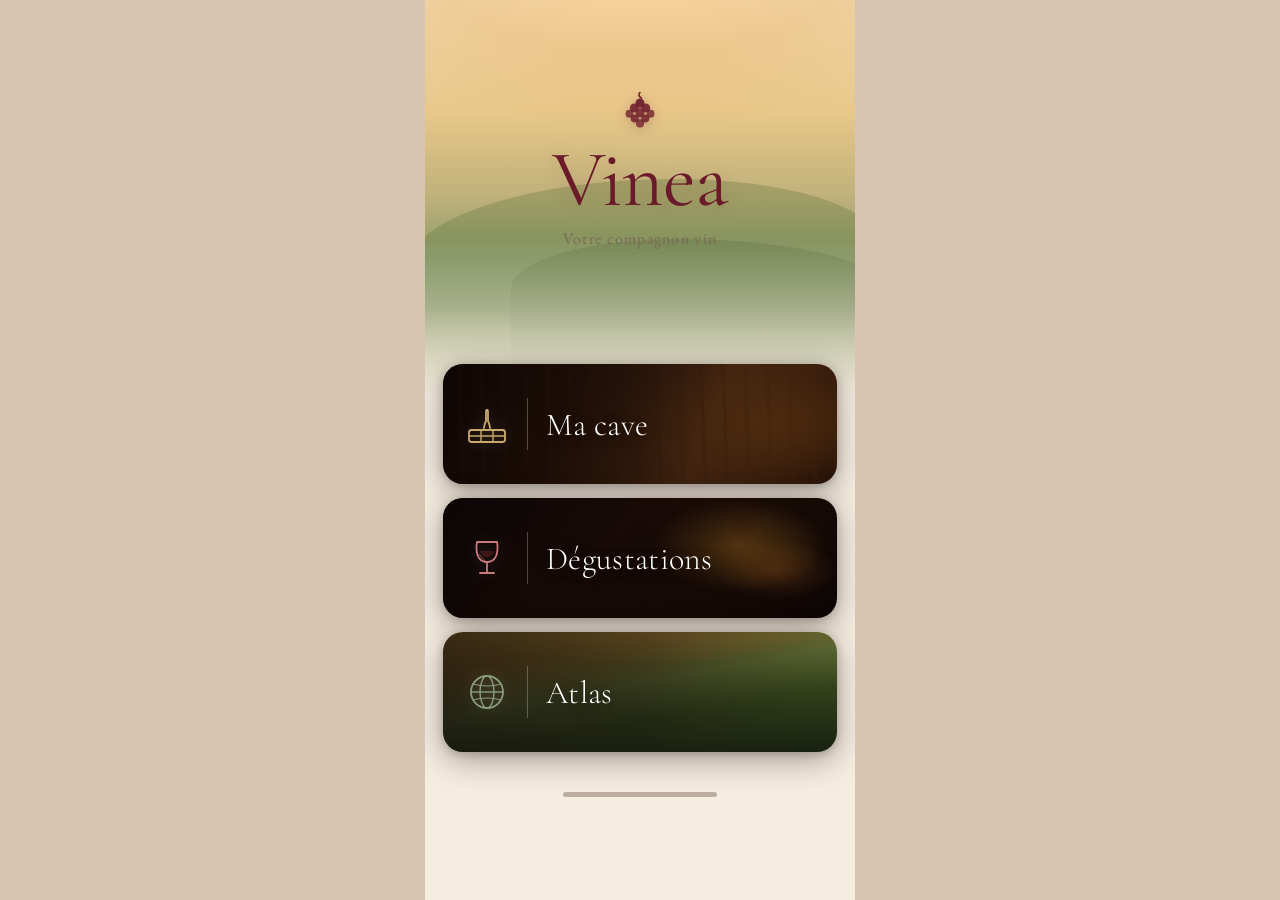
<file: index.html>
<!DOCTYPE html>
<html lang="fr">
<head>
  <meta charset="UTF-8" />
  <meta name="viewport" content="width=device-width, initial-scale=1.0, maximum-scale=1.0" />
  <title>Vinea – Votre compagnon vin</title>
  <link rel="preconnect" href="https://fonts.googleapis.com" />
  <link rel="preconnect" href="https://fonts.gstatic.com" crossorigin />
  <link href="https://fonts.googleapis.com/css2?family=Cormorant+Garamond:ital,wght@0,300;0,400;0,600;1,300;1,400&family=EB+Garamond:wght@400;500&display=swap" rel="stylesheet" />

  <style>
    *, *::before, *::after {
      box-sizing: border-box;
      margin: 0;
      padding: 0;
    }

    :root {
      --burgundy:   #6B1A2A;
      --burgundy-light: #8B2540;
      --gold:       #C9A96E;
      --rose:       #C97B7B;
      --sage:       #8A9E7B;
      --cream:      #F5EDE0;
      --dark:       #1A0D0D;
      --card-bg:    rgba(20, 10, 10, 0.82);
    }

    html, body {
      height: 100%;
      font-family: 'EB Garamond', Georgia, serif;
      background: var(--cream);
      overflow-x: hidden;
    }

    body {
      display: flex;
      justify-content: center;
      align-items: flex-start;
      background: #d8c4b0;
      min-height: 100vh;
    }

    .phone {
      position: relative;
      width: 100%;
      max-width: 430px;
      min-height: 100svh;
      overflow: hidden;
      background: var(--cream);
    }

    .hero {
      position: relative;
      width: 100%;
      height: 44vh;
      min-height: 280px;
      overflow: hidden;
    }

    .hero-bg {
      position: absolute;
      inset: 0;
      background:
        radial-gradient(ellipse 120% 60% at 50% -10%,
          rgba(255,210,140,0.55) 0%,
          rgba(230,170,90,0.25) 40%,
          transparent 70%),
        linear-gradient(
          180deg,
          #F2D9B0 0%,
          #E8C88A 28%,
          #BFB07A 50%,
          #8B9C6A 65%,
          #6E8550 78%,
          #93A068 88%,
          #B5BB7E 100%
        );
      animation: breathe 8s ease-in-out infinite alternate;
    }

    @keyframes breathe {
      from { filter: brightness(1); }
      to   { filter: brightness(1.05) saturate(1.08); }
    }

    .hero-bg::before {
      content: '';
      position: absolute;
      bottom: -1px;
      left: -5%;
      width: 110%;
      height: 55%;
      background: rgba(100,120,65,0.35);
      border-radius: 80% 60% 0 0 / 60% 40% 0 0;
    }

    .hero-bg::after {
      content: '';
      position: absolute;
      bottom: -1px;
      left: 20%;
      width: 90%;
      height: 40%;
      background: rgba(80,100,50,0.28);
      border-radius: 70% 90% 0 0 / 50% 60% 0 0;
    }

    .hero-fade {
      position: absolute;
      bottom: 0;
      left: 0;
      width: 100%;
      height: 40%;
      background: linear-gradient(to bottom, transparent, var(--cream));
      pointer-events: none;
    }

    .brand {
      position: relative;
      z-index: 2;
      display: flex;
      flex-direction: column;
      align-items: center;
      padding-top: 10vh;
      gap: 6px;
      animation: fadeDown 0.9s ease both;
    }

    @keyframes fadeDown {
      from { opacity: 0; transform: translateY(-18px); }
      to   { opacity: 1; transform: translateY(0); }
    }

    .grape-icon {
      width: 44px;
      height: 44px;
      color: var(--burgundy);
      filter: drop-shadow(0 2px 6px rgba(107,26,42,0.3));
    }

    .brand-name {
      font-family: 'Cormorant Garamond', Georgia, serif;
      font-size: clamp(3.2rem, 13vw, 5rem);
      font-weight: 400;
      color: var(--burgundy);
      letter-spacing: -0.01em;
      line-height: 1;
      text-shadow: 0 2px 20px rgba(107,26,42,0.15);
    }

    .brand-sub {
      font-family: 'EB Garamond', Georgia, serif;
      font-size: clamp(0.85rem, 3.5vw, 1rem);
      font-weight: 400;
      color: #7A6A58;
      letter-spacing: 0.08em;
      margin-top: 2px;
    }

    .cards {
      position: relative;
      z-index: 3;
      padding: 8px 18px 40px;
      display: flex;
      flex-direction: column;
      gap: 14px;
      margin-top: -40px;
    }

    /* Les cartes sont maintenant des <a>, on retire la décoration */
    a.card {
      display: block;
      text-decoration: none;
    }

    .card {
      position: relative;
      border-radius: 20px;
      overflow: hidden;
      height: 120px;
      cursor: pointer;
      transform: translateY(30px);
      opacity: 0;
      animation: slideUp 0.7s ease forwards;
      box-shadow:
        0 8px 32px rgba(20,8,8,0.35),
        0 2px 8px rgba(20,8,8,0.2);
      transition: transform 0.25s ease, box-shadow 0.25s ease;
    }

    .card:nth-child(1) { animation-delay: 0.25s; }
    .card:nth-child(2) { animation-delay: 0.4s; }
    .card:nth-child(3) { animation-delay: 0.55s; }

    @keyframes slideUp {
      to { opacity: 1; transform: translateY(0); }
    }

    .card:active {
      transform: scale(0.97);
      box-shadow: 0 4px 16px rgba(20,8,8,0.45);
    }

    .card-bg {
      position: absolute;
      inset: 0;
      background-size: cover;
      background-position: center;
      transition: transform 0.5s ease;
    }
    .card:hover .card-bg { transform: scale(1.04); }

    .card-1 .card-bg {
      background:
        radial-gradient(ellipse 60% 80% at 80% 50%, rgba(120,70,20,0.6) 0%, transparent 60%),
        linear-gradient(115deg, #1A0A05 0%, #3D1E0A 35%, #6B3A18 65%, #2C1508 100%);
    }
    .card-1 .card-bg::after {
      content: '';
      position: absolute;
      inset: 0;
      background: repeating-linear-gradient(
        88deg,
        transparent 0px, transparent 18px,
        rgba(80,40,10,0.25) 18px, rgba(80,40,10,0.25) 22px
      );
    }

    .card-2 .card-bg {
      background:
        radial-gradient(ellipse 40% 70% at 75% 40%, rgba(200,130,40,0.55) 0%, transparent 55%),
        radial-gradient(ellipse 30% 50% at 85% 60%, rgba(180,100,30,0.35) 0%, transparent 50%),
        linear-gradient(135deg, #100808 0%, #2A1208 40%, #1A0C05 70%, #0D0505 100%);
    }

    .card-3 .card-bg {
      background:
        radial-gradient(ellipse 80% 50% at 50% 0%, rgba(200,155,70,0.5) 0%, transparent 55%),
        linear-gradient(170deg, #C49A40 0%, #9B7A30 20%, #6A7A3A 45%, #3D5020 65%, #283818 85%, #1A2510 100%);
    }

    .card-overlay {
      position: absolute;
      inset: 0;
      background: linear-gradient(
        100deg,
        rgba(10,5,5,0.75) 0%,
        rgba(10,5,5,0.55) 50%,
        rgba(10,5,5,0.15) 100%
      );
    }

    .card-content {
      position: relative;
      z-index: 2;
      display: flex;
      align-items: center;
      height: 100%;
      padding: 0 22px;
      gap: 18px;
    }

    .card-icon {
      width: 44px;
      height: 44px;
      flex-shrink: 0;
      filter: drop-shadow(0 0 8px rgba(255,255,255,0.15));
    }

    .card-divider {
      width: 1px;
      height: 52px;
      background: rgba(255,255,255,0.25);
      flex-shrink: 0;
    }

    .card-label {
      font-family: 'Cormorant Garamond', Georgia, serif;
      font-size: clamp(1.6rem, 6vw, 2rem);
      font-weight: 300;
      color: #fff;
      letter-spacing: 0.01em;
      text-shadow: 0 2px 12px rgba(0,0,0,0.5);
    }

    .home-bar {
      position: relative;
      z-index: 10;
      width: 100%;
      display: flex;
      justify-content: center;
      padding-bottom: 10px;
    }
    .home-bar span {
      display: block;
      width: 36%;
      height: 5px;
      border-radius: 3px;
      background: rgba(60,30,20,0.3);
    }

    @media (max-width: 430px) {
      body { background: var(--cream); }
      .phone { max-width: 100%; }
    }
  </style>
</head>
<body>
<div class="phone">

  <!-- HERO -->
  <div class="hero">
    <div class="hero-bg"></div>
    <div class="hero-fade"></div>

    <div class="brand">
      <svg class="grape-icon" viewBox="0 0 48 54" fill="none" xmlns="http://www.w3.org/2000/svg">
        <path d="M24 3 C24 3, 20 7, 26 10" stroke="currentColor" stroke-width="1.8" stroke-linecap="round" fill="none"/>
        <circle cx="24" cy="16" r="5.5" fill="currentColor" opacity="0.9"/>
        <circle cx="17" cy="22" r="5.5" fill="currentColor" opacity="0.85"/>
        <circle cx="31" cy="22" r="5.5" fill="currentColor" opacity="0.85"/>
        <circle cx="24" cy="28" r="5.5" fill="currentColor" opacity="0.8"/>
        <circle cx="11" cy="29" r="4.8" fill="currentColor" opacity="0.75"/>
        <circle cx="37" cy="29" r="4.8" fill="currentColor" opacity="0.75"/>
        <circle cx="17.5" cy="35" r="5" fill="currentColor" opacity="0.8"/>
        <circle cx="30.5" cy="35" r="5" fill="currentColor" opacity="0.8"/>
        <circle cx="24" cy="41" r="5" fill="currentColor" opacity="0.75"/>
      </svg>
      <span class="brand-name">Vinea</span>
      <span class="brand-sub">Votre compagnon vin</span>
    </div>
  </div>

  <!-- CARDS -->
  <div class="cards">

    <!-- Ma cave -->
    <a href="cave.html" class="card card-1">
      <div class="card-bg"></div>
      <div class="card-overlay"></div>
      <div class="card-content">
        <svg class="card-icon" viewBox="0 0 44 44" fill="none" xmlns="http://www.w3.org/2000/svg">
          <rect x="4" y="28" width="36" height="12" rx="2.5" stroke="#C9A96E" stroke-width="1.8"/>
          <line x1="4" y1="34" x2="40" y2="34" stroke="#C9A96E" stroke-width="1.4"/>
          <line x1="16" y1="28" x2="16" y2="40" stroke="#C9A96E" stroke-width="1.4"/>
          <line x1="28" y1="28" x2="28" y2="40" stroke="#C9A96E" stroke-width="1.4"/>
          <path d="M19 26 C19 23 20 21 21 19 L21 10 C21 9 22 8.5 22 8.5 C22 8.5 23 9 23 10 L23 19 C24 21 25 23 25 26"
            stroke="#C9A96E" stroke-width="1.8" stroke-linecap="round" fill="none"/>
          <rect x="20.5" y="7" width="3" height="3" rx="1" fill="#C9A96E"/>
        </svg>
        <div class="card-divider"></div>
        <span class="card-label">Ma cave</span>
      </div>
    </a>

    <!-- Dégustations -->
    <a href="degustation.html" class="card card-2">
      <div class="card-bg"></div>
      <div class="card-overlay"></div>
      <div class="card-content">
        <svg class="card-icon" viewBox="0 0 44 44" fill="none" xmlns="http://www.w3.org/2000/svg">
          <path d="M12 6 C12 6, 10 16, 14 22 C16 25, 20 26, 22 26 C24 26, 28 25, 30 22 C34 16, 32 6, 32 6 Z"
            stroke="#C97B7B" stroke-width="1.8" fill="none" stroke-linejoin="round"/>
          <path d="M14 18 C14 18, 20 26, 22 26" stroke="#C97B7B" stroke-width="1.2" opacity="0.5"/>
          <line x1="22" y1="26" x2="22" y2="37" stroke="#C97B7B" stroke-width="1.8"/>
          <line x1="15" y1="37" x2="29" y2="37" stroke="#C97B7B" stroke-width="1.8" stroke-linecap="round"/>
          <path d="M14.5 15 C14.5 15, 16 20, 22 21.5 C28 20, 29.5 15, 29.5 15"
            fill="rgba(180,50,50,0.25)" stroke="none"/>
        </svg>
        <div class="card-divider"></div>
        <span class="card-label">Dégustations</span>
      </div>
    </a>

    <!-- Atlas -->
    <a href="atlas.html" class="card card-3">
      <div class="card-bg"></div>
      <div class="card-overlay"></div>
      <div class="card-content">
        <svg class="card-icon" viewBox="0 0 44 44" fill="none" xmlns="http://www.w3.org/2000/svg">
          <circle cx="22" cy="22" r="16" stroke="#8A9E7B" stroke-width="1.8"/>
          <ellipse cx="22" cy="22" rx="7" ry="16" stroke="#8A9E7B" stroke-width="1.4"/>
          <line x1="6" y1="22" x2="38" y2="22" stroke="#8A9E7B" stroke-width="1.4"/>
          <path d="M8 14 Q22 18 36 14" stroke="#8A9E7B" stroke-width="1.2" fill="none"/>
          <path d="M8 30 Q22 26 36 30" stroke="#8A9E7B" stroke-width="1.2" fill="none"/>
        </svg>
        <div class="card-divider"></div>
        <span class="card-label">Atlas</span>
      </div>
    </a>

  </div>

  <!-- HOME INDICATOR -->
  <div class="home-bar"><span></span></div>

</div>
</body>
</html>
</file>
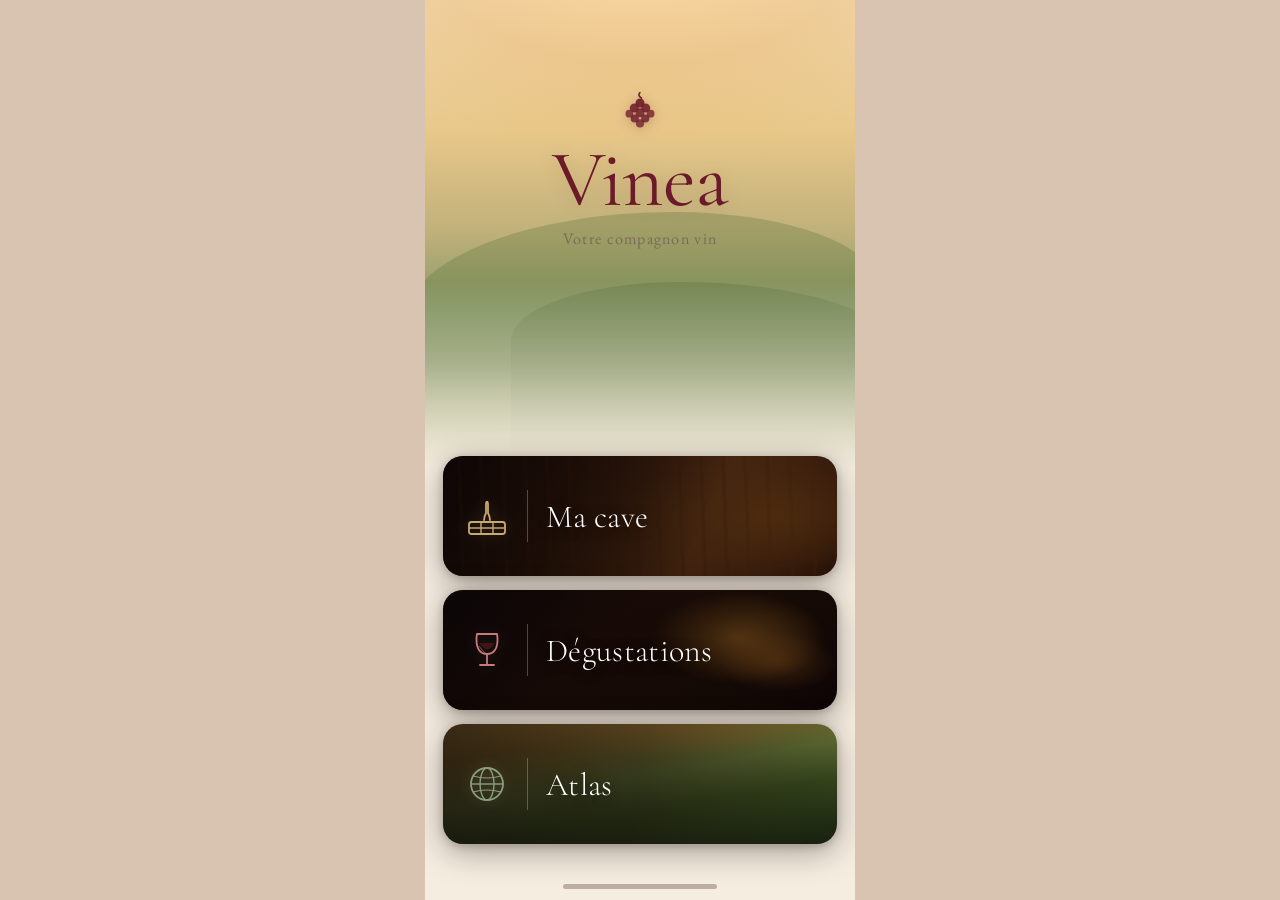
<file: vinea.html>
<!DOCTYPE html>
<html lang="fr">
<head>
  <meta charset="UTF-8" />
  <meta name="viewport" content="width=device-width, initial-scale=1.0, maximum-scale=1.0" />
  <title>Vinea – Votre compagnon vin</title>
  <link rel="preconnect" href="https://fonts.googleapis.com" />
  <link rel="preconnect" href="https://fonts.gstatic.com" crossorigin />
  <link href="https://fonts.googleapis.com/css2?family=Cormorant+Garamond:ital,wght@0,300;0,400;0,600;1,300;1,400&family=EB+Garamond:wght@400;500&display=swap" rel="stylesheet" />

  <style>
    *, *::before, *::after {
      box-sizing: border-box;
      margin: 0;
      padding: 0;
    }

    :root {
      --burgundy:   #6B1A2A;
      --burgundy-light: #8B2540;
      --gold:       #C9A96E;
      --rose:       #C97B7B;
      --sage:       #8A9E7B;
      --cream:      #F5EDE0;
      --dark:       #1A0D0D;
      --card-bg:    rgba(20, 10, 10, 0.82);
    }

    html, body {
      height: 100%;
      font-family: 'EB Garamond', Georgia, serif;
      background: var(--cream);
      overflow-x: hidden;
    }

    /* ── PHONE WRAPPER (desktop centering) ── */
    body {
      display: flex;
      justify-content: center;
      align-items: flex-start;
      background: #d8c4b0;
      min-height: 100vh;
    }

    .phone {
      position: relative;
      width: 100%;
      max-width: 430px;
      min-height: 100svh;
      overflow: hidden;
      background: var(--cream);
    }

    /* ── HERO BACKGROUND ── */
    .hero {
      position: relative;
      width: 100%;
      height: 52vh;
      min-height: 280px;
      overflow: hidden;
    }

    .hero-bg {
      position: absolute;
      inset: 0;
      background:
        /* warm gradient sky */
        radial-gradient(ellipse 120% 60% at 50% -10%,
          rgba(255,210,140,0.55) 0%,
          rgba(230,170,90,0.25) 40%,
          transparent 70%),
        /* vineyard hills silhouette layer */
        linear-gradient(
          180deg,
          #F2D9B0 0%,
          #E8C88A 28%,
          #BFB07A 50%,
          #8B9C6A 65%,
          #6E8550 78%,
          #93A068 88%,
          #B5BB7E 100%
        );
      animation: breathe 8s ease-in-out infinite alternate;
    }

    @keyframes breathe {
      from { filter: brightness(1); }
      to   { filter: brightness(1.05) saturate(1.08); }
    }

    /* rolling hill shapes */
    .hero-bg::before {
      content: '';
      position: absolute;
      bottom: -1px;
      left: -5%;
      width: 110%;
      height: 55%;
      background: rgba(100,120,65,0.35);
      border-radius: 80% 60% 0 0 / 60% 40% 0 0;
    }

    .hero-bg::after {
      content: '';
      position: absolute;
      bottom: -1px;
      left: 20%;
      width: 90%;
      height: 40%;
      background: rgba(80,100,50,0.28);
      border-radius: 70% 90% 0 0 / 50% 60% 0 0;
    }

    /* fade into page */
    .hero-fade {
      position: absolute;
      bottom: 0;
      left: 0;
      width: 100%;
      height: 40%;
      background: linear-gradient(to bottom, transparent, var(--cream));
      pointer-events: none;
    }

    /* ── BRANDING ── */
    .brand {
      position: relative;
      z-index: 2;
      display: flex;
      flex-direction: column;
      align-items: center;
      padding-top: 10vh;
      gap: 6px;
      animation: fadeDown 0.9s ease both;
    }

    @keyframes fadeDown {
      from { opacity: 0; transform: translateY(-18px); }
      to   { opacity: 1; transform: translateY(0); }
    }

    .grape-icon {
      width: 44px;
      height: 44px;
      color: var(--burgundy);
      filter: drop-shadow(0 2px 6px rgba(107,26,42,0.3));
    }

    .brand-name {
      font-family: 'Cormorant Garamond', Georgia, serif;
      font-size: clamp(3.2rem, 13vw, 5rem);
      font-weight: 400;
      color: var(--burgundy);
      letter-spacing: -0.01em;
      line-height: 1;
      text-shadow: 0 2px 20px rgba(107,26,42,0.15);
    }

    .brand-sub {
      font-family: 'EB Garamond', Georgia, serif;
      font-size: clamp(0.85rem, 3.5vw, 1rem);
      font-weight: 400;
      color: #7A6A58;
      letter-spacing: 0.08em;
      margin-top: 2px;
    }

    /* ── CARDS SECTION ── */
    .cards {
      position: relative;
      z-index: 3;
      padding: 8px 18px 40px;
      display: flex;
      flex-direction: column;
      gap: 14px;
      margin-top: -20px;
    }

    .card {
      position: relative;
      border-radius: 20px;
      overflow: hidden;
      height: 120px;
      cursor: pointer;
      transform: translateY(30px);
      opacity: 0;
      animation: slideUp 0.7s ease forwards;
      box-shadow:
        0 8px 32px rgba(20,8,8,0.35),
        0 2px 8px rgba(20,8,8,0.2);
      transition: transform 0.25s ease, box-shadow 0.25s ease;
    }

    .card:nth-child(1) { animation-delay: 0.25s; }
    .card:nth-child(2) { animation-delay: 0.4s; }
    .card:nth-child(3) { animation-delay: 0.55s; }

    @keyframes slideUp {
      to { opacity: 1; transform: translateY(0); }
    }

    .card:active {
      transform: scale(0.97);
      box-shadow: 0 4px 16px rgba(20,8,8,0.45);
    }

    /* photo-like atmospheric backgrounds */
    .card-bg {
      position: absolute;
      inset: 0;
      background-size: cover;
      background-position: center;
      transition: transform 0.5s ease;
    }
    .card:hover .card-bg { transform: scale(1.04); }

    /* card 1 – cave/cellar: dark warm bottles */
    .card-1 .card-bg {
      background:
        radial-gradient(ellipse 60% 80% at 80% 50%, rgba(120,70,20,0.6) 0%, transparent 60%),
        linear-gradient(115deg, #1A0A05 0%, #3D1E0A 35%, #6B3A18 65%, #2C1508 100%);
    }
    .card-1 .card-bg::after {
      content: '';
      position: absolute;
      inset: 0;
      background: repeating-linear-gradient(
        88deg,
        transparent 0px, transparent 18px,
        rgba(80,40,10,0.25) 18px, rgba(80,40,10,0.25) 22px
      );
    }

    /* card 2 – dégustations: candlelit ambiance */
    .card-2 .card-bg {
      background:
        radial-gradient(ellipse 40% 70% at 75% 40%, rgba(200,130,40,0.55) 0%, transparent 55%),
        radial-gradient(ellipse 30% 50% at 85% 60%, rgba(180,100,30,0.35) 0%, transparent 50%),
        linear-gradient(135deg, #100808 0%, #2A1208 40%, #1A0C05 70%, #0D0505 100%);
    }

    /* card 3 – atlas: vineyard landscape dusk */
    .card-3 .card-bg {
      background:
        radial-gradient(ellipse 80% 50% at 50% 0%, rgba(200,155,70,0.5) 0%, transparent 55%),
        linear-gradient(170deg, #C49A40 0%, #9B7A30 20%, #6A7A3A 45%, #3D5020 65%, #283818 85%, #1A2510 100%);
    }

    /* dark overlay for text legibility */
    .card-overlay {
      position: absolute;
      inset: 0;
      background: linear-gradient(
        100deg,
        rgba(10,5,5,0.75) 0%,
        rgba(10,5,5,0.55) 50%,
        rgba(10,5,5,0.15) 100%
      );
    }

    /* card content */
    .card-content {
      position: relative;
      z-index: 2;
      display: flex;
      align-items: center;
      height: 100%;
      padding: 0 22px;
      gap: 18px;
    }

    .card-icon {
      width: 44px;
      height: 44px;
      flex-shrink: 0;
      filter: drop-shadow(0 0 8px rgba(255,255,255,0.15));
    }

    .card-divider {
      width: 1px;
      height: 52px;
      background: rgba(255,255,255,0.25);
      flex-shrink: 0;
    }

    .card-label {
      font-family: 'Cormorant Garamond', Georgia, serif;
      font-size: clamp(1.6rem, 6vw, 2rem);
      font-weight: 300;
      color: #fff;
      letter-spacing: 0.01em;
      text-shadow: 0 2px 12px rgba(0,0,0,0.5);
    }

    /* ── HOME INDICATOR ── */
    .home-bar {
      position: relative;
      z-index: 10;
      width: 100%;
      display: flex;
      justify-content: center;
      padding-bottom: 10px;
    }
    .home-bar span {
      display: block;
      width: 36%;
      height: 5px;
      border-radius: 3px;
      background: rgba(60,30,20,0.3);
    }

    /* ── RESPONSIVE: full-bleed on real mobile ── */
    @media (max-width: 430px) {
      body { background: var(--cream); }
      .phone { max-width: 100%; }
    }
  </style>
</head>
<body>
<div class="phone">

  <!-- HERO -->
  <div class="hero">
    <div class="hero-bg"></div>
    <div class="hero-fade"></div>

    <!-- Branding -->
    <div class="brand">
      <!-- Grape SVG icon -->
      <svg class="grape-icon" viewBox="0 0 48 54" fill="none" xmlns="http://www.w3.org/2000/svg">
        <!-- stem -->
        <path d="M24 3 C24 3, 20 7, 26 10" stroke="currentColor" stroke-width="1.8" stroke-linecap="round" fill="none"/>
        <!-- grapes cluster -->
        <circle cx="24" cy="16" r="5.5" fill="currentColor" opacity="0.9"/>
        <circle cx="17" cy="22" r="5.5" fill="currentColor" opacity="0.85"/>
        <circle cx="31" cy="22" r="5.5" fill="currentColor" opacity="0.85"/>
        <circle cx="24" cy="28" r="5.5" fill="currentColor" opacity="0.8"/>
        <circle cx="11" cy="29" r="4.8" fill="currentColor" opacity="0.75"/>
        <circle cx="37" cy="29" r="4.8" fill="currentColor" opacity="0.75"/>
        <circle cx="17.5" cy="35" r="5" fill="currentColor" opacity="0.8"/>
        <circle cx="30.5" cy="35" r="5" fill="currentColor" opacity="0.8"/>
        <circle cx="24" cy="41" r="5" fill="currentColor" opacity="0.75"/>
      </svg>

      <span class="brand-name">Vinea</span>
      <span class="brand-sub">Votre compagnon vin</span>
    </div>
  </div>

  <!-- CARDS -->
  <div class="cards">

    <!-- Ma cave -->
    <div class="card card-1">
      <div class="card-bg"></div>
      <div class="card-overlay"></div>
      <div class="card-content">
        <!-- Wine crate / bottles icon -->
        <svg class="card-icon" viewBox="0 0 44 44" fill="none" xmlns="http://www.w3.org/2000/svg">
          <rect x="4" y="28" width="36" height="12" rx="2.5" stroke="#C9A96E" stroke-width="1.8"/>
          <line x1="4" y1="34" x2="40" y2="34" stroke="#C9A96E" stroke-width="1.4"/>
          <line x1="16" y1="28" x2="16" y2="40" stroke="#C9A96E" stroke-width="1.4"/>
          <line x1="28" y1="28" x2="28" y2="40" stroke="#C9A96E" stroke-width="1.4"/>
          <!-- bottle -->
          <path d="M19 26 C19 23 20 21 21 19 L21 10 C21 9 22 8.5 22 8.5 C22 8.5 23 9 23 10 L23 19 C24 21 25 23 25 26"
            stroke="#C9A96E" stroke-width="1.8" stroke-linecap="round" fill="none"/>
          <rect x="20.5" y="7" width="3" height="3" rx="1" fill="#C9A96E"/>
        </svg>
        <div class="card-divider"></div>
        <span class="card-label">Ma cave</span>
      </div>
    </div>

    <!-- Dégustations -->
    <div class="card card-2">
      <div class="card-bg"></div>
      <div class="card-overlay"></div>
      <div class="card-content">
        <!-- Wine glass icon -->
        <svg class="card-icon" viewBox="0 0 44 44" fill="none" xmlns="http://www.w3.org/2000/svg">
          <path d="M12 6 C12 6, 10 16, 14 22 C16 25, 20 26, 22 26 C24 26, 28 25, 30 22 C34 16, 32 6, 32 6 Z"
            stroke="#C97B7B" stroke-width="1.8" fill="none" stroke-linejoin="round"/>
          <path d="M14 18 C14 18, 20 26, 22 26" stroke="#C97B7B" stroke-width="1.2" opacity="0.5"/>
          <line x1="22" y1="26" x2="22" y2="37" stroke="#C97B7B" stroke-width="1.8"/>
          <line x1="15" y1="37" x2="29" y2="37" stroke="#C97B7B" stroke-width="1.8" stroke-linecap="round"/>
          <!-- wine fill hint -->
          <path d="M14.5 15 C14.5 15, 16 20, 22 21.5 C28 20, 29.5 15, 29.5 15"
            fill="rgba(180,50,50,0.25)" stroke="none"/>
        </svg>
        <div class="card-divider"></div>
        <span class="card-label">Dégustations</span>
      </div>
    </div>

    <!-- Atlas -->
    <div class="card card-3">
      <div class="card-bg"></div>
      <div class="card-overlay"></div>
      <div class="card-content">
        <!-- Globe / atlas icon -->
        <svg class="card-icon" viewBox="0 0 44 44" fill="none" xmlns="http://www.w3.org/2000/svg">
          <circle cx="22" cy="22" r="16" stroke="#8A9E7B" stroke-width="1.8"/>
          <ellipse cx="22" cy="22" rx="7" ry="16" stroke="#8A9E7B" stroke-width="1.4"/>
          <line x1="6" y1="22" x2="38" y2="22" stroke="#8A9E7B" stroke-width="1.4"/>
          <path d="M8 14 Q22 18 36 14" stroke="#8A9E7B" stroke-width="1.2" fill="none"/>
          <path d="M8 30 Q22 26 36 30" stroke="#8A9E7B" stroke-width="1.2" fill="none"/>
        </svg>
        <div class="card-divider"></div>
        <span class="card-label">Atlas</span>
      </div>
    </div>

  </div>

  <!-- HOME INDICATOR -->
  <div class="home-bar"><span></span></div>

</div>
</body>
</html>
</file>
